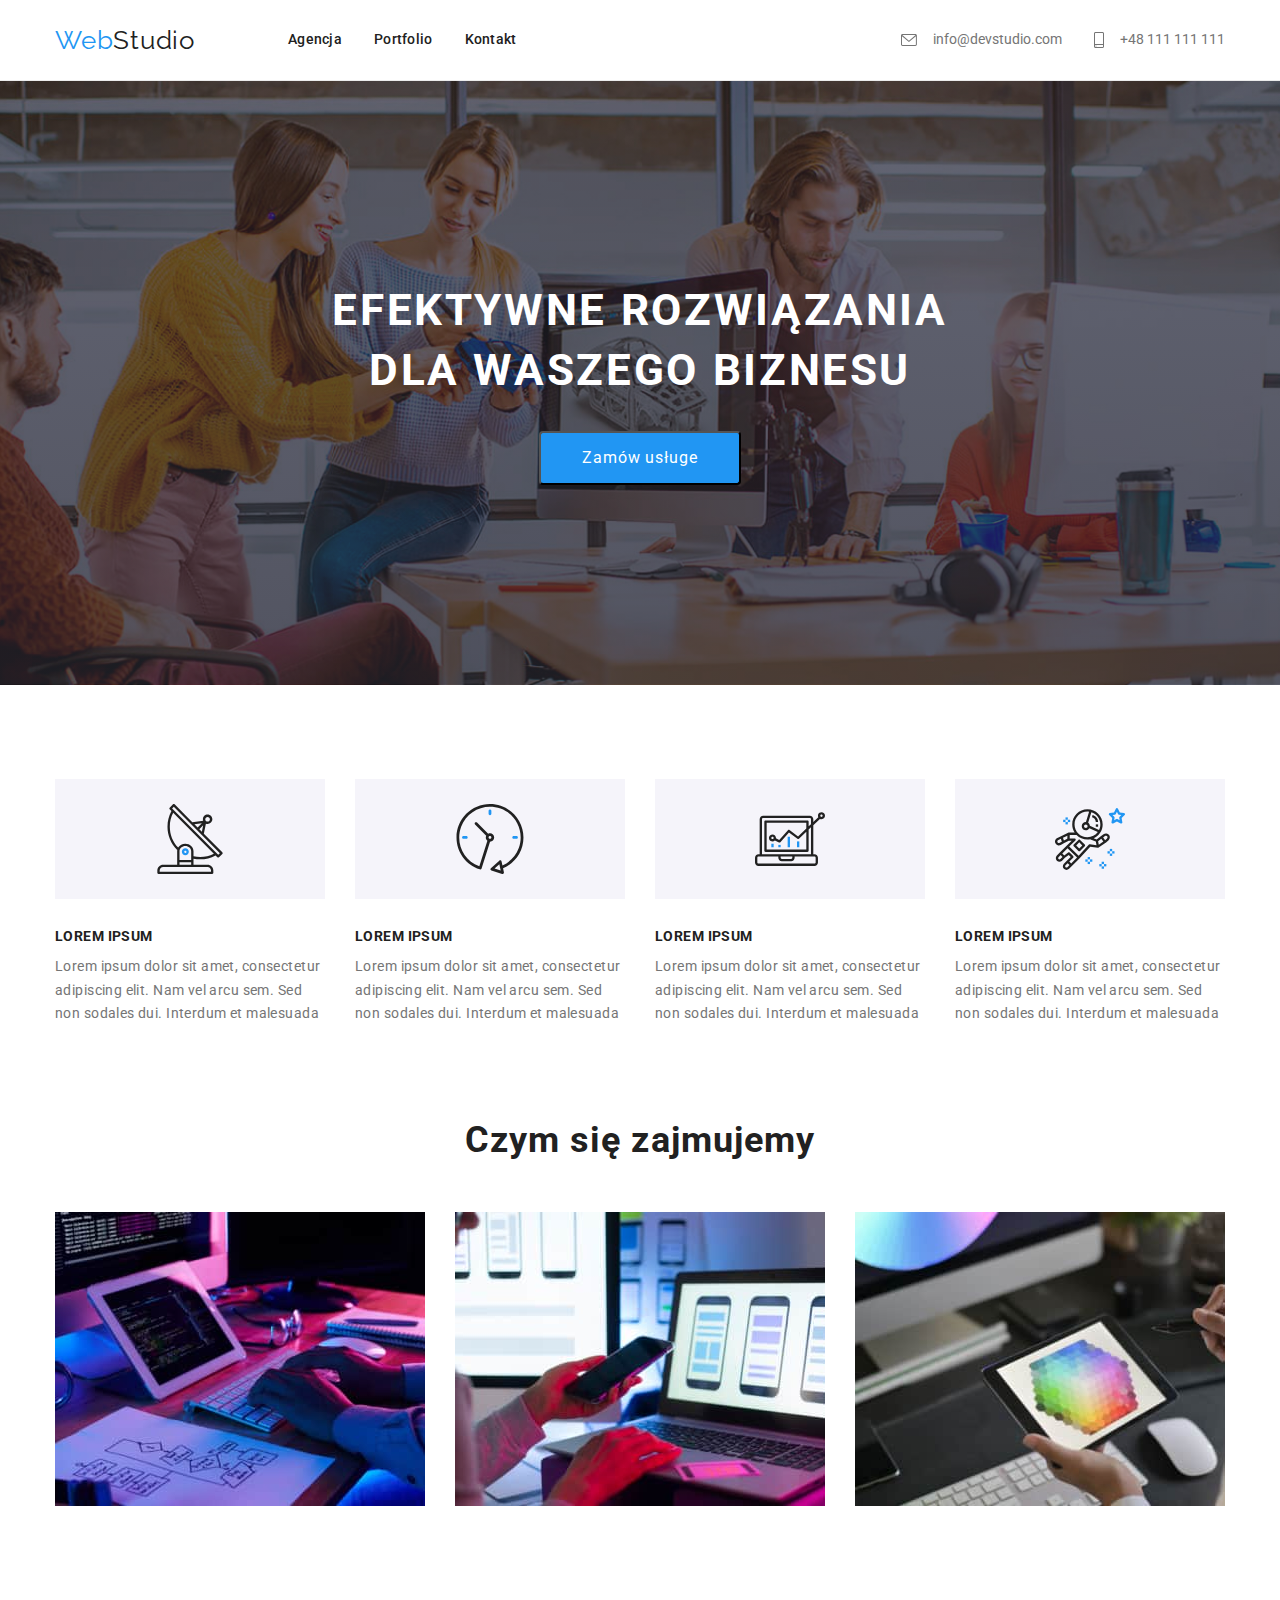
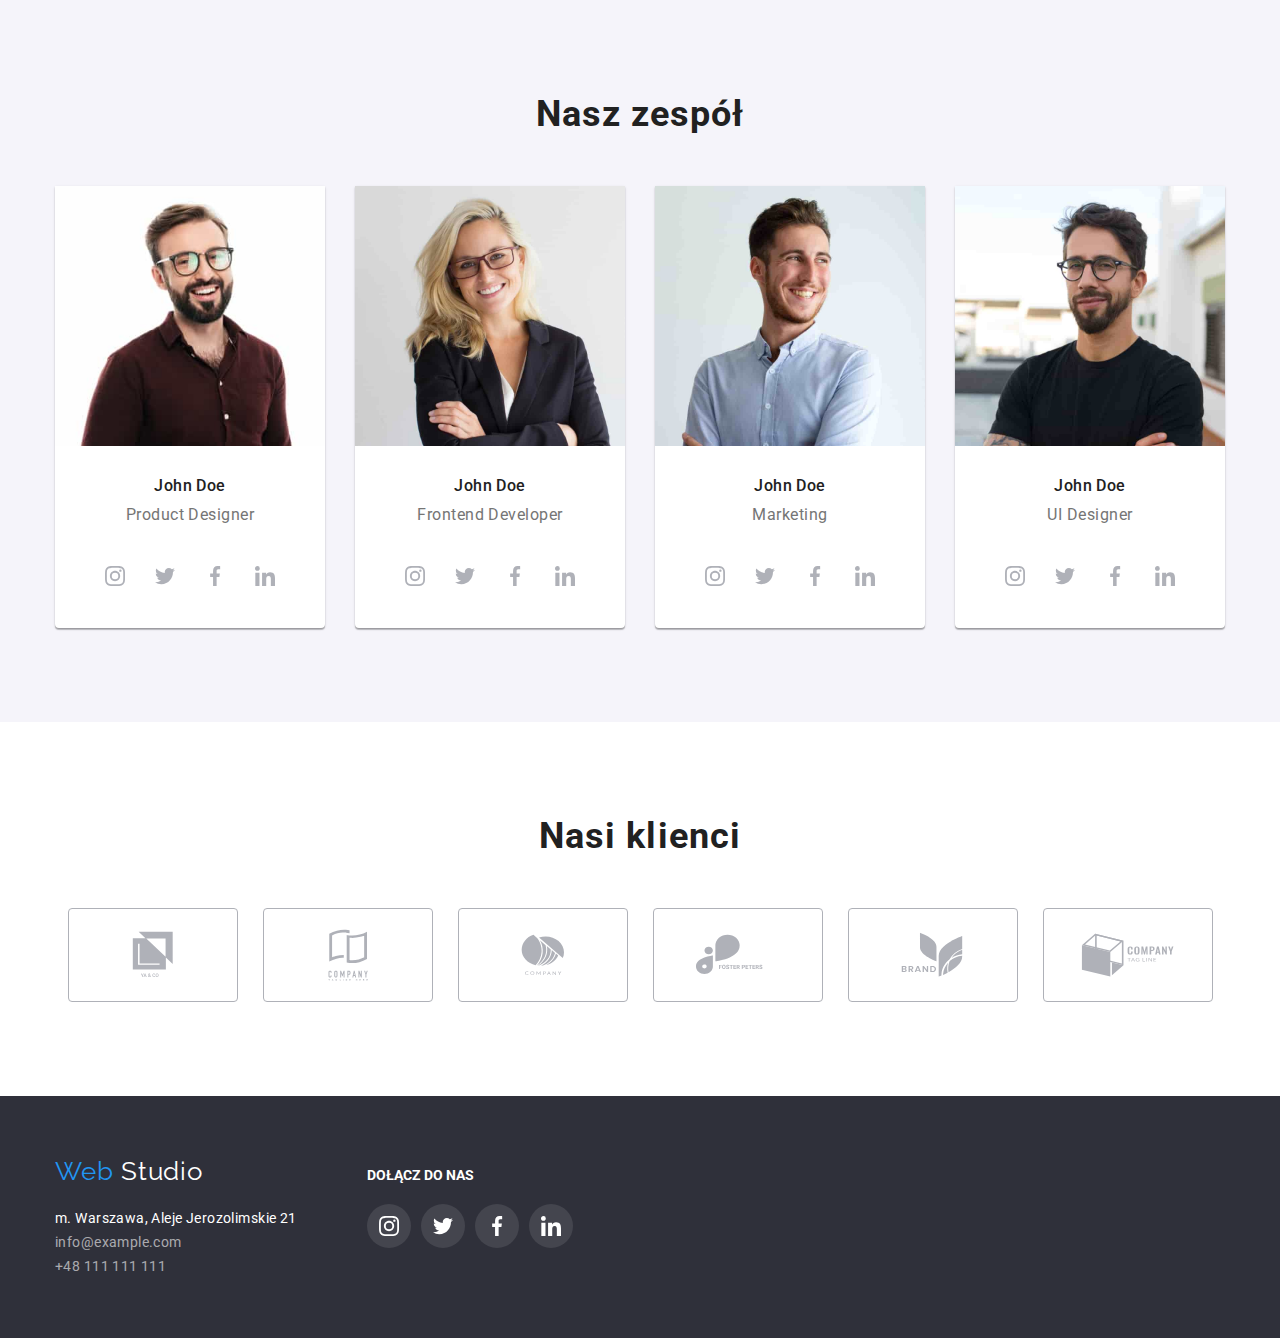
<file: index.html>
<!DOCTYPE html>
<html lang="pl">
  <head>
    <meta charset="UTF-8" />
    <meta http-equiv="X-UA-Compatible" content="IE=edge" />
    <meta name="viewport" content="width=device-width, initial-scale=1.0" />
    <link
      rel="stylesheet"
      href="https://cdnjs.cloudflare.com/ajax/libs/modern-normalize/1.1.0/modern-normalize.min.css"
    />
    <link href="./css/styles.css" rel="stylesheet" />
    <link rel="preconnect" href="https://fonts.googleapis.com" />
    <link rel="preconnect" href="https://fonts.gstatic.com" crossorigin />
    <link
      href="https://fonts.googleapis.com/css2?family=Raleway:wght@700&family=Roboto:wght@400;500;700;900&display=swap"
      rel="stylesheet"
    />
    <title>WebStudio</title>
  </head>
  <body>
    <header class="header">
      <div class="container">
        <div class="header-index">
          <nav class="nav">
            <a class="logo-link" href="index.html"
              ><span class="logo"
                ><span class="logo-web">Web</span>Studio</span
              ></a
            >
            <ul class="header-navigation-section">
              <li>
                <a class="header-navigation" href="index.html">Agencja</a>
              </li>
              <li>
                <a class="header-navigation" href="portfolio.html">Portfolio</a>
              </li>
              <li><a class="header-navigation" href="#">Kontakt</a></li>
            </ul>
          </nav>
          <ul class="top-mail-tel">
            <li>
              <a class="top-mail-tel-mail" href="mailto:info@devstudio.com">
                <svg class="icon-mail" width="16" height="12">
                  <use href="./images/icons.svg#icon-envelope"></use>
                </svg>
                info@devstudio.com</a
              >
            </li>
            <li>
              <a class="top-mail-tel-tel" href="tel:+48111111111">
                <svg class="icon-mail" width="10" height="16">
                  <use href="./images/icons.svg#icon-smartphone-2"></use>
                </svg>
                +48 111 111 111</a
              >
            </li>
          </ul>
        </div>
      </div>
    </header>
    <main>
      <section class="title-background">
        <div class="container">
          <h1 class="main-title">EFEKTYWNE ROZWIĄZANIA DLA WASZEGO BIZNESU</h1>
          <button class="order" type="button">Zamów usługe</button>
        </div>
      </section>
      <section>
        <div class="container">
          <ul class="description">
            <!-- <h2>Opis</h2> -->
            <li class="third-title">
              <svg class="icons" width="70" height="70">
                <use href="./images/icons.svg#icon-antenna-1"></use>
              </svg>
              <h3>LOREM IPSUM</h3>
              <p class="description-text">
                Lorem ipsum dolor sit amet, consectetur adipiscing elit. Nam vel
                arcu sem. Sed non sodales dui. Interdum et malesuada
              </p>
            </li>
            <li class="third-title">
              <svg class="icons" width="70" height="70">
                <use href="./images/icons.svg#icon-clock-1"></use>
              </svg>
              <h3>LOREM IPSUM</h3>
              <p class="description-text">
                Lorem ipsum dolor sit amet, consectetur adipiscing elit. Nam vel
                arcu sem. Sed non sodales dui. Interdum et malesuada
              </p>
            </li>
            <li class="third-title">
              <svg class="icons" width="70" height="70">
                <use href="./images/icons.svg#icon-diagram-1"></use>
              </svg>
              <h3>LOREM IPSUM</h3>
              <p class="description-text">
                Lorem ipsum dolor sit amet, consectetur adipiscing elit. Nam vel
                arcu sem. Sed non sodales dui. Interdum et malesuada
              </p>
            </li>
            <li class="third-title">
              <svg class="icons" width="70" height="70">
                <use href="./images/icons.svg#icon-astronaut-1"></use>
              </svg>
              <h3>LOREM IPSUM</h3>
              <p class="description-text">
                Lorem ipsum dolor sit amet, consectetur adipiscing elit. Nam vel
                arcu sem. Sed non sodales dui. Interdum et malesuada
              </p>
            </li>
          </ul>
        </div>
      </section>
      <section class="container">
        <h2 class="secondary-title">Czym się zajmujemy</h2>
        <ul class="container-images">
          <li>
            <img
              src="images/img_1.jpg"
              alt="kartka z mapą procesu, mezczyna piszacy na klawiaturze,tablet, monitor"
              width="370"
              height="294"
            />
          </li>
          <li>
            <img
              src="images/img_2.jpg"
              alt="kobieta trzymajaca smartfon, laptop"
              width="370"
              height="294"
            />
          </li>
          <li>
            <img
              src="images/img_3.jpg"
              alt="wybór kolorów na tablecie"
              width="370"
              height="294"
            />
          </li>
        </ul>
      </section>
      <section class="our-team-section">
        <div class="container">
          <h2 class="secondary-title">Nasz zespół</h2>
          <ul class="container-our-team">
            <li class="our-team-frame">
              <img
                src="images/img_4.jpg"
                alt="John Doe"
                width="270"
                height="260"
              />
              <h3 class="our-team">John Doe</h3>
              <p class="position">Product Designer</p>
              <ul class="social-list">
                <li>
                  <a class="social-list-link" href="#">
                    <svg class="social-icon">
                      <use
                        href="./images/icons.svg#icon-instagram-2"
                      ></use></svg
                  ></a>
                </li>
                <li>
                  <a class="social-list-link" href="#"
                    ><svg class="social-icon" width="20" height="20">
                      <use href="./images/icons.svg#icon-twitter-1"></use></svg
                  ></a>
                </li>
                <li>
                  <a class="social-list-link" href="#"
                    ><svg class="social-icon" width="20" height="20">
                      <use href="./images/icons.svg#icon-facebook-1"></use></svg
                  ></a>
                </li>
                <li>
                  <a class="social-list-link" href="#"
                    ><svg class="social-icon" width="20" height="20">
                      <use href="./images/icons.svg#icon-linkedin-1"></use></svg
                  ></a>
                </li>
              </ul>
            </li>
            <li class="our-team-frame">
              <img
                src="images/img_5.jpg"
                alt="John Doe"
                width="270"
                height="260"
              />
              <h3 class="our-team">John Doe</h3>
              <p class="position">Frontend Developer</p>
              <ul class="social-list">
                <li>
                  <a class="social-list-link" href="#">
                    <svg class="social-icon">
                      <use
                        href="./images/icons.svg#icon-instagram-2"
                      ></use></svg
                  ></a>
                </li>
                <li>
                  <a class="social-list-link" href="#"
                    ><svg class="social-icon" width="20" height="20">
                      <use href="./images/icons.svg#icon-twitter-1"></use></svg
                  ></a>
                </li>
                <li>
                  <a class="social-list-link" href="#"
                    ><svg class="social-icon" width="20" height="20">
                      <use href="./images/icons.svg#icon-facebook-1"></use></svg
                  ></a>
                </li>
                <li>
                  <a class="social-list-link" href="#"
                    ><svg class="social-icon" width="20" height="20">
                      <use href="./images/icons.svg#icon-linkedin-1"></use></svg
                  ></a>
                </li>
              </ul>
            </li>
            <li class="our-team-frame">
              <img
                src="images/img_6.jpg"
                alt="John Doe"
                width="270"
                height="260"
              />
              <h3 class="our-team">John Doe</h3>
              <p class="position">Marketing</p>
              <ul class="social-list">
                <li>
                  <a class="social-list-link" href="#">
                    <svg class="social-icon">
                      <use
                        href="./images/icons.svg#icon-instagram-2"
                      ></use></svg
                  ></a>
                </li>
                <li>
                  <a class="social-list-link" href="#"
                    ><svg class="social-icon" width="20" height="20">
                      <use href="./images/icons.svg#icon-twitter-1"></use></svg
                  ></a>
                </li>
                <li>
                  <a class="social-list-link" href="#"
                    ><svg class="social-icon" width="20" height="20">
                      <use href="./images/icons.svg#icon-facebook-1"></use></svg
                  ></a>
                </li>
                <li>
                  <a class="social-list-link" href="#"
                    ><svg class="social-icon" width="20" height="20">
                      <use href="./images/icons.svg#icon-linkedin-1"></use></svg
                  ></a>
                </li>
              </ul>
            </li>
            <li class="our-team-frame">
              <img
                src="images/img_7.jpg"
                alt="John Doe"
                width="270"
                height="260"
              />
              <h3 class="our-team">John Doe</h3>
              <p class="position">UI Designer</p>
              <ul class="social-list">
                <li>
                  <a class="social-list-link" href="#">
                    <svg class="social-icon">
                      <use
                        href="./images/icons.svg#icon-instagram-2"
                      ></use></svg
                  ></a>
                </li>
                <li>
                  <a class="social-list-link" href="#"
                    ><svg class="social-icon" width="20" height="20">
                      <use href="./images/icons.svg#icon-twitter-1"></use></svg
                  ></a>
                </li>
                <li>
                  <a class="social-list-link" href="#"
                    ><svg class="social-icon" width="20" height="20">
                      <use href="./images/icons.svg#icon-facebook-1"></use></svg
                  ></a>
                </li>
                <li>
                  <a class="social-list-link" href="#"
                    ><svg class="social-icon" width="20" height="20">
                      <use href="./images/icons.svg#icon-linkedin-1"></use></svg
                  ></a>
                </li>
              </ul>
            </li>
          </ul>
        </div>
      </section>
      <section class="our-clients-section">
        <div class="container">
          <h2 class="secondary-title">Nasi klienci</h2>
          <ul class="our-clients">
            <li class="our-clients-icon">
              <a href="#" class="client-icon-link">
                <svg class="client-icon-svg" width="41" height="46.7">
                  <use href="./images/icons.svg#icon-group-2"></use></svg
              ></a>
            </li>
            <li class="our-clients-icon">
              <a href="#" class="client-icon-link"
                ><svg class="client-icon-svg" width="40" height="52">
                  <use href="./images/icons.svg#icon-group-3"></use></svg
              ></a>
            </li>
            <li class="our-clients-icon">
              <a href="#" class="client-icon-link"
                ><svg class="client-icon-svg" width="43.46" height="41.18">
                  <use href="./images/icons.svg#icon-group-4"></use></svg
              ></a>
            </li>
            <li class="our-clients-icon">
              <a href="#" class="client-icon-link"
                ><svg class="client-icon-svg" width="84.44" height="40.62">
                  <use href="./images/icons.svg#icon-group-5"></use></svg
              ></a>
            </li>
            <li class="our-clients-icon">
              <a href="#" class="client-icon-link"
                ><svg class="client-icon-svg" width="62.54" height="45.43">
                  <use href="./images/icons.svg#icon-group-6"></use></svg
              ></a>
            </li>
            <li class="our-clients-icon">
              <a href="#" class="client-icon-link"
                ><svg class="client-icon-svg" width="93.79" height="43.93">
                  <use href="./images/icons.svg#icon-group-7"></use></svg
              ></a>
            </li>
          </ul>
        </div>
      </section>
    </main>
    <footer class="footer-background">
      <div class="container">
        <div class="footer-box">
          <div class="logo-address">
            <a class="logo-link" href="index.html">
              <span class="logo">
                <span class="logo-web">Web</span>
                <span class="logo-studio">Studio</span>
              </span>
            </a>
            <address>
              m. Warszawa, Aleje Jerozolimskie 21
              <ul class="bottom-mail-tel">
                <li>
                  <a class="bottom-mail-tel" href="mailto:info@example.com"
                    >info@example.com</a
                  >
                </li>
                <li>
                  <a class="bottom-mail-tel" href="tel:+48111111111"
                    >+48 111 111 111</a
                  >
                </li>
              </ul>
            </address>
          </div>
          <div class="join-us">
            <h3>DOŁĄCZ DO NAS</h3>
            <ul class="social-icons">
              <li>
                <a class="social-icons-bg" href="#">
                  <svg class="social-icons-footer">
                    <use href="./images/icons.svg#icon-instagram-2"></use>
                  </svg>
                </a>
              </li>
              <li>
                <a class="social-icons-bg" href="#">
                  <svg class="social-icons-footer">
                    <use href="./images/icons.svg#icon-twitter-1"></use>
                  </svg>
                </a>
              </li>
              <li>
                <a class="social-icons-bg" href="#">
                  <svg class="social-icons-footer">
                    <use href="./images/icons.svg#icon-facebook-1"></use>
                  </svg>
                </a>
              </li>
              <li>
                <a class="social-icons-bg" href="#">
                  <svg class="social-icons-footer">
                    <use href="./images/icons.svg#icon-linkedin-1"></use>
                  </svg>
                </a>
              </li>
            </ul>
          </div>
        </div>
      </div>
    </footer>
  </body>
</html>
</file>
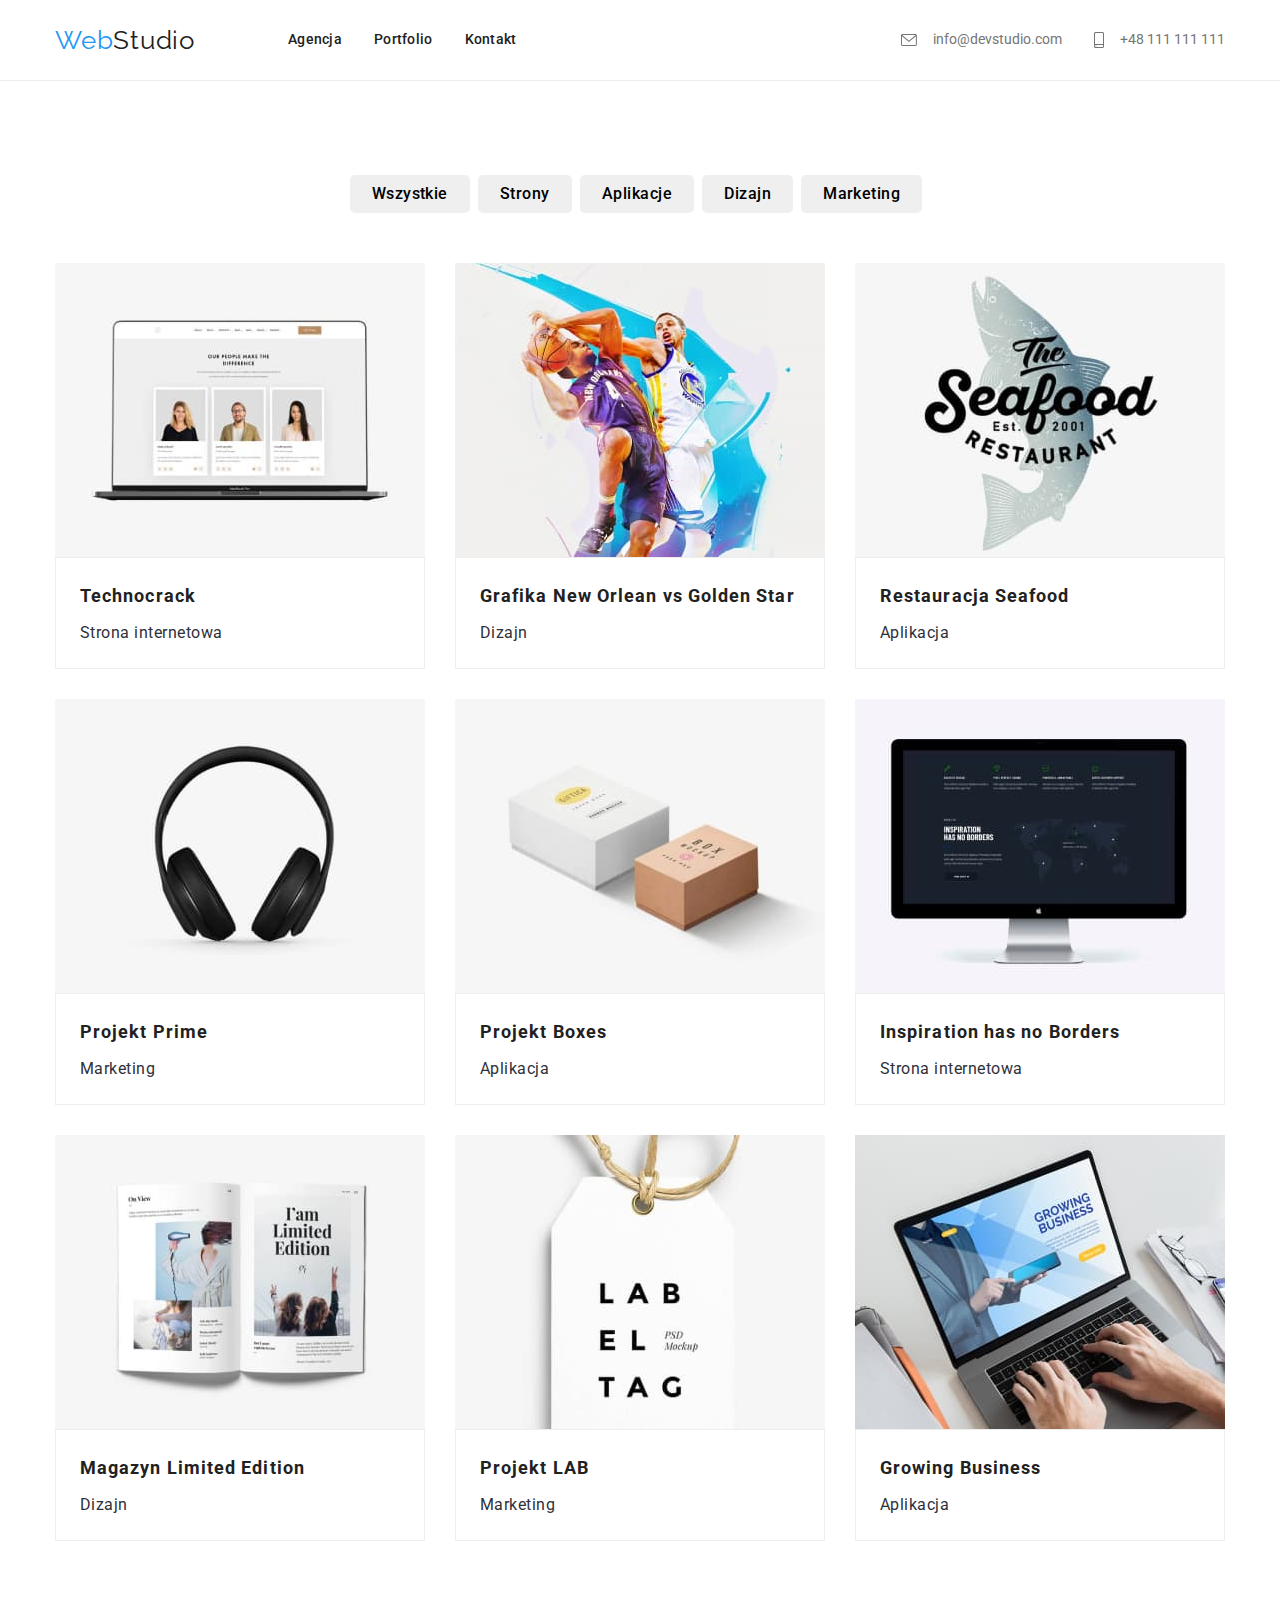
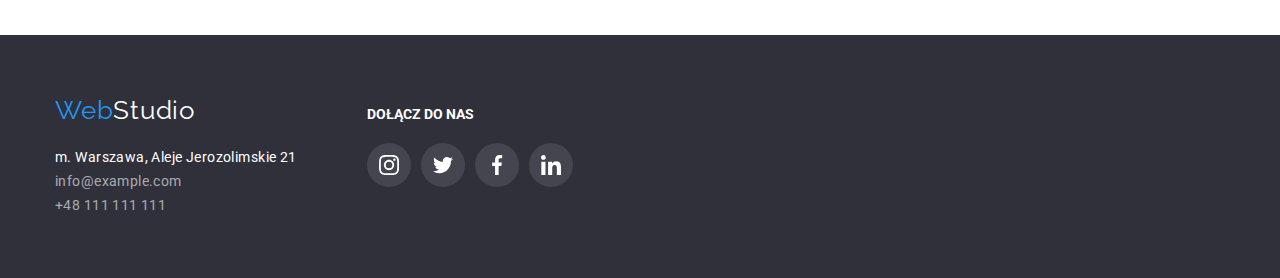
<file: portfolio.html>
<!DOCTYPE html>
<html lang="pl">
  <head>
    <meta charset="UTF-8" />
    <meta http-equiv="X-UA-Compatible" content="IE=edge" />
    <meta name="viewport" content="width=device-width, initial-scale=1.0" />
    <link
      rel="stylesheet"
      href="https://cdnjs.cloudflare.com/ajax/libs/modern-normalize/1.1.0/modern-normalize.min.css"
    />
    <link href="./css/styles.css" rel="stylesheet" />
    <link rel="preconnect" href="https://fonts.googleapis.com" />
    <link rel="preconnect" href="https://fonts.gstatic.com" crossorigin />
    <link
      href="https://fonts.googleapis.com/css2?family=Raleway:wght@700&family=Roboto:wght@400;500;700;900&display=swap"
      rel="stylesheet"
    />
    <title>Portfolio</title>
  </head>
  <body>
    <header class="header">
      <section class="container">
        <div class="header-index">
          <nav class="nav">
            <a class="logo-link" href="index.html"
              ><span class="logo"
                ><span class="logo-web">Web</span>Studio</span
              ></a
            >
            <ul class="header-navigation-section">
              <li>
                <a class="header-navigation" href="index.html">Agencja</a>
              </li>
              <li>
                <a class="header-navigation" href="portfolio.html">Portfolio</a>
              </li>
              <li><a class="header-navigation" href="#">Kontakt</a></li>
            </ul>
          </nav>
          <ul class="top-mail-tel">
            <li>
              <a class="top-mail-tel-mail" href="mailto:info@devstudio.com">
                <svg class="icon-mail" width="16" height="12">
                  <use 
                  href="./images/icons.svg#icon-envelope"></use>
                </svg>
                info@devstudio.com</a
              >
            </li>
            <li>
              <a class="top-mail-tel-tel" href="tel:+48111111111">
                <svg class="icon-mail" width="10" height="16">
                  <use href="./images/icons.svg#icon-smartphone-2"></use>
                </svg>
                +48 111 111 111</a
              >
            </li>
          </ul>
        </div>
      </section>
    </header>
    <main>
      <section>
        <div class="container">
          <ul class="buttons">
            <li><button type="button" class="button">Wszystkie</button></li>
            <li><button type="button" class="button">Strony</button></li>
            <li><button type="button" class="button">Aplikacje</button></li>
            <li><button type="button" class="button">Dizajn</button></li>
            <li><button type="button" class="button">Marketing</button></li>
          </ul>
        </div>
      </section>
      <section>
        <div class="container">
          <!-- <h2>Portfolio</h2> -->
          <ul class="portfolio">
            <li class="portfolio-cards">
              <img
                src="./images/img_8.jpg"
                alt="strona internetowa na laptopie"
                width="370"
                height="294"
              />
              <div class="portfolio-item">
                <h3 class="portfolio-title">Technocrack</h3>
                <p class="portfolio-type">Strona internetowa</p>
              </div>
            </li>
            <li class="portfolio-cards">
              <img
                src="./images/img_9.jpg"
                alt="Grafika Koszykarze"
                width="370"
                height="294"
              />
              <div class="portfolio-item">
                <h3 class="portfolio-title">
                  Grafika New Orlean vs Golden Star
                </h3>
                <p class="portfolio-type">Dizajn</p>
              </div>
            </li>
            <li class="portfolio-cards">
              <img
                src="./images/img_10.jpg"
                alt="Logo restauracji seafood"
                width="370"
                height="294"
              />
              <div class="portfolio-item">
                <h3 class="portfolio-title">Restauracja Seafood</h3>
                <p class="portfolio-type">Aplikacja</p>
              </div>
            </li>
            <li class="portfolio-cards">
              <img
                src="./images/img_11.jpg"
                alt="Słuchawki na głowę"
                width="370"
                height="294"
              />
              <div class="portfolio-item">
                <h3 class="portfolio-title">Projekt Prime</h3>
                <p class="portfolio-type">Marketing</p>
              </div>
            </li>
            <li class="portfolio-cards">
              <img
                src="./images/img_12.jpg"
                alt="Pudełeczka"
                width="370"
                height="294"
              />
              <div class="portfolio-item">
                <h3 class="portfolio-title">Projekt Boxes</h3>
                <p class="portfolio-type">Aplikacja</p>
              </div>
            </li>
            <li class="portfolio-cards">
              <img
                src="./images/img_13.jpg"
                alt="Monitor"
                width="370"
                height="294"
              />
              <div class="portfolio-item">
                <h3 class="portfolio-title">Inspiration has no Borders</h3>
                <p class="portfolio-type">Strona internetowa</p>
              </div>
            </li>
            <li class="portfolio-cards">
              <img
                src="./images/img_14.jpg"
                alt="Czasopismo"
                width="370"
                height="294"
              />
              <div class="portfolio-item">
                <h3 class="portfolio-title">Magazyn Limited Edition</h3>
                <p class="portfolio-type">Dizajn</p>
              </div>
            </li>
            <li class="portfolio-cards">
              <img
                src="./images/img_15.jpg"
                alt="Zawieszka"
                width="370"
                height="294"
              />
              <div class="portfolio-item">
                <h3 class="portfolio-title">Projekt LAB</h3>
                <p class="portfolio-type">Marketing</p>
              </div>
            </li>
            <li class="portfolio-cards">
              <img
                src="./images/img_16.jpg"
                alt="Laptop ze storną rosnący biznes"
                width="370"
                height="294"
              />
              <div class="portfolio-item">
                <h3 class="portfolio-title">Growing Business</h3>
                <p class="portfolio-type">Aplikacja</p>
              </div>
            </li>
          </ul>
        </div>
      </section>
    </main>
    <footer class="footer-background">
      <div class="container">
        <div class="footer-box">
          <div class="logo-address">
        <a class="logo-link" href="index.html">
          <span class="logo">
            <span class="logo-web">Web</span
            ><span class="logo-studio">Studio</span>
          </span>
        </a>
        <address>
          m. Warszawa, Aleje Jerozolimskie 21
          <ul class="bottom-mail-tel">
            <li>
              <a class="bottom-mail-tel" href="mailto:info@example.com"
                >info@example.com</a
              >
            </li>
            <li>
              <a class="bottom-mail-tel" href="tel:+48111111111"
                >+48 111 111 111</a
              >
            </li>
          </ul>
        </address>
      </div>
      <div class="join-us">
        <h3>DOŁĄCZ DO NAS</h3>
        <ul class="social-icons">
          <li>
            <a class="social-icons-bg" href="#">
              <svg class="social-icons-footer">
                <use
                 href="./images/icons.svg#icon-instagram-2"
                ></use></svg></a>
              </li>
              <li>
                <a class="social-icons-bg" href="#">
                  <svg class="social-icons-footer">
                    <use
                  href="./images/icons.svg#icon-twitter-1"
                    ></use></svg></a>
                  </li>
                  <li>
                    <a class="social-icons-bg" href="#">
                      <svg class="social-icons-footer">
                        <use
                  href="./images/icons.svg#icon-facebook-1"
                        ></use></svg></a>
                      </li>
              <li>
                <a class="social-icons-bg" href="#">
                  <svg class="social-icons-footer">
                    <use
                  href="./images/icons.svg#icon-linkedin-1"
                    ></use></svg></a>
                </li>
              </ul>
            </div>
          </div>
         </div>
    </footer>
  </body>
</html>
</file>
<file: css/styles.css>
:root {
  --font-color: #212121;
  --background-color: #e5e5e5;
  --selection-color: #2196f3;
  --secondary-font-color: #757575;
  --secondary-bacground-color: #2f303a;
  --third-bacground-color: #f5f4fa;
  --icon-color: #afb1b8;
}
*,
*::before,
*::after {
  box-sizing: border-box;
  margin: 0;
  padding: 0;
}

body {
  font-family: "Roboto", sans-serif;
  color: var(--font-color);
  line-height: 1.14;
}
.container {
  margin: 0 auto;
  width: 100%;
  max-width: 1200px;
  padding: 0 15px;
}

h1,
h2,
h3,
button {
  margin: auto;
}
ul {
  padding-inline-start: 0;
}
.nav {
  display: flex;
  align-items: center;
}

.header {
  border-bottom: 1px solid #ececec;
}
.header-index {
  display: flex;
  margin-bottom: 0;
  text-decoration-line: none;
  align-items: center;
  justify-content: space-between;
}

.logo-link {
  text-decoration: none;
  margin-right: 93px;
}

.logo {
  font-family: "Raleway", sans-serif;
  width: 145px;
  height: 31px;
  color: var(--font-color);
  text-decoration: none;
  font-size: 26px;
  line-height: 1.19;
  letter-spacing: 0.03em;
}

.logo-web {
  color: var(--selection-color);
}
.logo-studio {
  color: #ffffff;
}
.logo:hover,
.logo:focus,
.logo:visited {
  text-decoration-color: var(--selection-color);
}

.header-navigation-section {
  display: flex;
  justify-content: space-between;
  font-weight: 500;
  font-size: 14px;
  letter-spacing: 0.02em;
  color: var(--font-color);
  text-decoration: none;
  list-style-type: none;
  padding-block: 32px;
  gap: 2rem;
}
.header-navigation {
  letter-spacing: 0.02em;
  color: var(--font-color);
  text-decoration: none;
  list-style-type: none;
  display: flex;
  justify-content: space-around;
}

.header-navigation > ul {
  margin-left: 93px;
}

.header-navigation:hover,
.header-navigation:focus {
  color: var(--selection-color);
}

.icon-mail {
  fill: var(--secondary-font-color);
  text-decoration: none;
  /* align-items: center; */
}

.top-mail-tel {
  color: var(--secondary-font-color);
  list-style: none;
  display: flex;
  font-size: 14px;
  gap: 2rem;
  /* align-items: center; */
}

.top-mail-tel-tel,
.top-mail-tel-mail {
  display: flex;
  text-decoration: none;
  color: var(--secondary-font-color);
  gap: 1rem;
  align-items: center;
}

.top-mail-tel-tel:hover,
.top-mail-tel-mail:hover,
.top-mail-tel-mail:focus .top-mail-tel-tel:focus {
  color: var(--selection-color);
  stroke: var(--selection-color);
}

.title-background {
  background-image: linear-gradient(
      rgba(47, 48, 58, 0.4),
      rgba(47, 48, 58, 0.6)
    ),
    url("./../images/img_tytul.jpg");
  background-size: cover;
  background-position: center;
  font-family: roboto;
  color: #ffffff;
  font-weight: 900;
  width: 100%;
  height: 100%;
  max-width: 1600px;
  padding-top: 200px;
  padding-bottom: 200px;
  margin-bottom: 94px;
  margin-inline: auto;
}

.main-title {
  display: flex;
  font-size: 44px;
  line-height: 1.36;
  letter-spacing: 0.06em;
  text-transform: uppercase;
  color: #ffffff;
  text-align: center;
  flex-wrap: wrap;
  max-width: 696px;
  margin-bottom: 30px;
}

.order {
  font-family: inherit;
  background: var(--selection-color);
  font-size: 16px;
  line-height: 1.875;
  letter-spacing: 0.06em;
  color: #ffffff;
  display: flex;
  align-items: center;
  justify-content: center;
  border-radius: 4px;
  padding: 10px 41px;
}

.description {
  display: flex;
  gap: 30px;
  padding: 0;
  margin-bottom: 94px;
  list-style: none;
}

.icons {
  all: unset;
  display: flex;
  justify-content: center;
  background-color: var(--third-bacground-color);
  padding: 25px 100px;
  margin-bottom: 30px;
}

.description-text {
  text-transform: none;
  width: 270px;
  font-size: 14px;
  line-height: 1.71;
  letter-spacing: 0.03em;
  color: var(--secondary-font-color);
}
.secondary-title {
  display: flex;
  font-size: 36px;
  line-height: 1.16;
  letter-spacing: 0.03em;
  justify-content: center;
  margin-bottom: 50px;
}
.our-team-section h2.secondary-title {
  padding-top: 94px;
}
.third-title {
  flex-basis: calc((100% - 30px) / 4);
  font-size: 14px;
  letter-spacing: 0.03em;
  text-transform: uppercase;
  /* list-style-image: none; */
}
.third-title > h3 {
  font-size: 14px;
  margin-bottom: 10px;
}

.container-images {
  display: flex;
  gap: 30px;
  list-style: none;
  margin-bottom: 94px;
}

.our-team-section {
  background-color: var(--third-bacground-color);
  width: 100%;
  padding-bottom: 94px;
  margin-bottom: 94px;
}
.container-our-team {
  display: flex;
  gap: 30px;
  list-style: none;
}
.our-team {
  font-style: normal;
  font-weight: 500;
  font-size: 16px;
  line-height: 1.19;
  letter-spacing: 0.03em;
  text-transform: none;
  text-align: center;
  margin-top: 30px;
  margin-bottom: 10px;
}
.position {
  font-size: 16px;
  line-height: 1.19;
  letter-spacing: 0.03em;
  color: var(--secondary-font-color);
  text-align: center;
  padding-bottom: 30px;
}
.social-list {
  display: flex;
  justify-content:space-evenly;
  list-style: none;
  margin-inline: 32px;
  margin-bottom: 30px;
}

.social-list-link {
  width: 44px;
  height: 44px;
  display: flex;
  justify-content: center;
  align-items: center;
  border-radius: 50%;
}

.social-icon {
  display: flex;
  width: 20px;
  height: 20px;
  fill: var(--icon-color);
}

a.social-list-link:hover,
a.social-list-link:focus {
  background-color: var(--selection-color);
 }

a.social-list-link:hover svg,
a.social-list-link:focus svg {
  fill: white;
}

.our-team-frame {
  background: #ffffff;
  box-shadow: 0px 1px 3px rgba(0, 0, 0, 0.12), 0px 1px 1px rgba(0, 0, 0, 0.14),
    0px 2px 1px rgba(0, 0, 0, 0.2);
  border-radius: 0px 0px 4px 4px;
}

.our-clients-section {
  background-color: white;
  padding-bottom: 94px;
}
.our-clients {
  display: flex;
  list-style: none;
  justify-content: space-around;
}

.our-clients-icon {
  display: flex;
  width: 170px;
  fill: var(--icon-color);
  border: 1px solid var(--icon-color);
  border-radius: 4px;
}

.our-clients-icon:hover,
.our-clients-icon:focus {
  border-color: var(--selection-color);
  cursor: pointer;
}

.our-clients-icon:hover svg,
.our-clients-icon:focus svg {
  fill: var(--selection-color);
}

.client-icon-link {
  display: flex;
  fill: var(--icon-color);
  justify-content: center;
  align-items: center;
  width: 170px;
  height: 92px;
}

/* a.client-icon-link:hover svg,
a.client-icon-link:focus svg {
  fill: var(--selection-color);
} */

.client-icon-svg {
  display: flex;
}

.footer-background {
  background-color: var(--secondary-bacground-color);
  padding-top: 60px;
  padding-bottom: 60px;
  margin-inline: auto;
}
.footer-box {
  display: flex;
  align-items: baseline;
}
.logo-address {
  margin-right: 70px;
}
address {
  font-style: normal;
  text-decoration-line: none;
  font-size: 14px;
  line-height: 1.71;
  letter-spacing: 0.03em;
  color: #ffffff;
  padding-top: 20px;
}

a.bottom-mail-tel {
  color: rgba(255, 255, 255, 0.6);
  font-style: normal;
  text-decoration: none;
}
.bottom-mail-tel:hover,
.bottom-mail-tel:focus {
  color: var(--selection-color);
}

ul.bottom-mail-tel {
  list-style-type: none;
}
.join-us > h3 {
  display: flex;
  font-size: 14px;
  line-height: 1.14;
  color: #ffffff;
  align-items: flex-start;
  padding-bottom: 20px;
}
.social-icons {
  display: flex;
  list-style: none;
  gap: 10px;
}
.social-icons-bg {
  display: flex;
  background-color: rgba(255, 255, 255, 0.1);
  height: 44px;
  width: 44px;
  border-radius: 50%;
  justify-content: center;
  align-items: center;
}
.social-icons-footer {
  display: flex;
  /* stroke: #ffffff; */
  fill: #ffffff;
  width: 20px;
  height: 20px;
}
.social-icons-bg:hover,
.social-icons-bg:focus {
  background-color: var(--selection-color);
}

/* ========Portfolio============== */

.buttons {
  list-style-type: none;
  display: flex;
  justify-content: center;
  height: 54px;
  margin-top: 94px;
  margin-bottom: 34px;
}

.button {
  font-weight: 500;
  font-size: 16px;
  line-height: 1.625;
  text-align: center;
  letter-spacing: 0.03em;
  border-style: none;
  border-radius: 5px;
  padding: 6px 22px;
  margin-right: 8px;
}

.button:hover,
.button:focus {
  background-color: var(--selection-color);
  color: #ffffff;
  cursor: pointer;
  box-shadow: 0px 3px 1px rgba(0, 0, 0, 0.1), 0px 1px 2px rgba(0, 0, 0, 0.08),
    0px 2px 2px rgba(0, 0, 0, 0.12);
  border-radius: 4px;
}

ul.portfolio {
  list-style-type: none;
  display: flex;
  gap: 30px;
  flex-wrap: wrap;
  margin-bottom: 94px;
}
img {
  display: block;
}

.portfolio-item {
  border: 1px solid #eeeeee;
  padding: 20px 24px;
}
.portfolio-title {
  font-size: 18px;
  line-height: 2;
  letter-spacing: 0.06em;
  text-transform: none;
  margin-bottom: 4px;
}
.portfolio-type {
  font-size: 16px;
  line-height: 1.875;
  letter-spacing: 0.03em;
  color: var(--secondary-bacground-color);
}
.portfolio-cards {
  background: #ffffff;
  flex-basis: calc((100% - 60px) / 3);
}
.portfolio-cards:hover,
.portfolio-cards:focus {
  cursor: pointer;
  box-shadow: 0px 1px 1px rgba(0, 0, 0, 0.12), 0px 4px 4px rgba(0, 0, 0, 0.06),
    1px 4px 6px rgba(0, 0, 0, 0.16);
}
</file>
